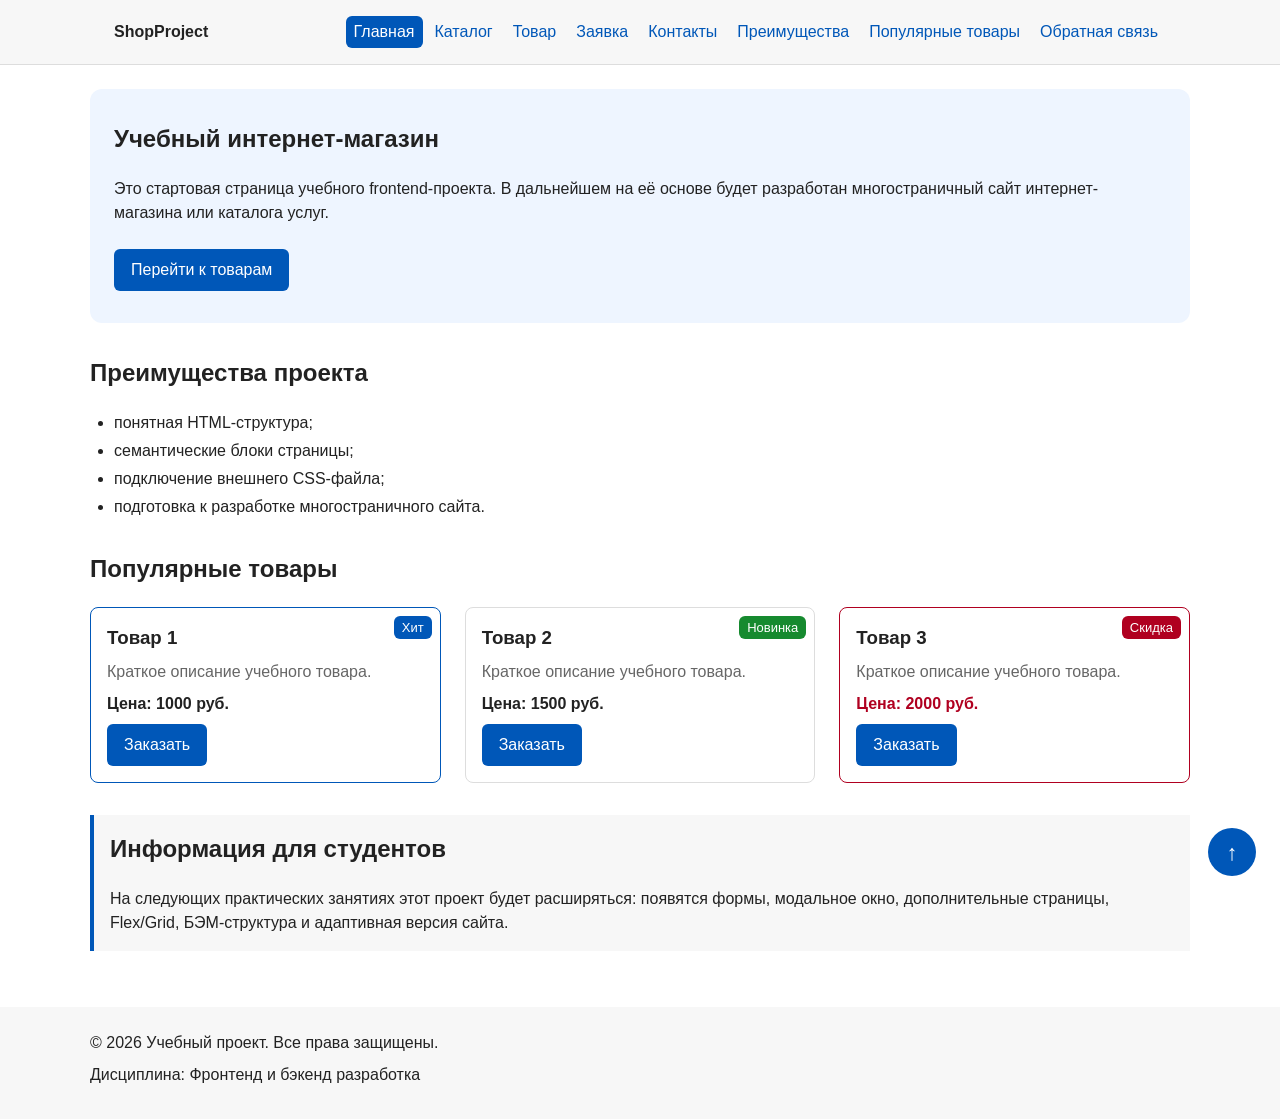
<file: index.html>
<!DOCTYPE html>
<html lang="ru">
<head>
  <meta charset="UTF-8">
  <meta name="viewport" content="width=device-width, initial-scale=1.0">
  <meta name="description" content="Главная страница учебного интернет-магазина: преимущества, популярные товары и форма заявки.">
  <title>Главная — Учебный интернет-магазин</title>
  <link rel="stylesheet" href="css/style.css">
  <script src="js/main.js" defer></script>
</head>
<body>
  <header class="site-header">
    <div class="site-header__inner">
      <a class="site-header__logo" href="index.html">ShopProject</a>

      <nav class="site-nav" aria-label="Основная навигация">
        <ul class="site-nav__list">
        <li class="site-nav__item">
          <a class="site-nav__link site-nav__link--active" href="index.html" aria-current="page">Главная</a>
        </li>
        <li class="site-nav__item">
          <a class="site-nav__link" href="catalog.html">Каталог</a>
        </li>
        <li class="site-nav__item">
          <a class="site-nav__link" href="product.html">Товар</a>
        </li>
        <li class="site-nav__item">
          <a class="site-nav__link" href="order.html">Заявка</a>
        </li>
        <li class="site-nav__item">
          <a class="site-nav__link" href="contacts.html">Контакты</a>
        </li>
        <li class="site-nav__item">
          <a class="site-nav__link" href="index.html#advantages">Преимущества</a>
        </li>
        <li class="site-nav__item">
          <a class="site-nav__link" href="index.html#popular">Популярные товары</a>
        </li>
        <li class="site-nav__item">
          <a class="site-nav__link" href="index.html#contacts">Обратная связь</a>
        </li>
        </ul>
      </nav>
    </div>
  </header>

  <main>
    <section class="hero">
      <h1 class="hero__title">Учебный интернет-магазин</h1>
      <p class="hero__text">
        Это стартовая страница учебного frontend-проекта.
        В дальнейшем на её основе будет разработан многостраничный сайт
        интернет-магазина или каталога услуг.
      </p>
      <a class="button button--primary hero__button" href="#popular">Перейти к товарам</a>
    </section>

    <section class="section" id="advantages">
      <h2 class="section__title">Преимущества проекта</h2>

      <ul class="advantages-list">
        <li class="advantages-list__item">понятная HTML-структура;</li>
        <li class="advantages-list__item">семантические блоки страницы;</li>
        <li class="advantages-list__item">подключение внешнего CSS-файла;</li>
        <li class="advantages-list__item">подготовка к разработке многостраничного сайта.</li>
      </ul>
    </section>

    <section class="section" id="popular">
      <h2 class="section__title">Популярные товары</h2>

      <div class="products-grid">
        <article class="product-card product-card--featured">
          <span class="product-card__badge">Хит</span>
          <h3 class="product-card__title">Товар 1</h3>
          <p class="product-card__description">Краткое описание учебного товара.</p>
          <p class="product-card__price">Цена: 1000 руб.</p>
          <button class="button button--primary product-card__button" type="button" data-product="Товар 1">
            Заказать
          </button>
        </article>

        <article class="product-card">
          <span class="product-card__badge product-card__badge--new">Новинка</span>
          <h3 class="product-card__title">Товар 2</h3>
          <p class="product-card__description">Краткое описание учебного товара.</p>
          <p class="product-card__price">Цена: 1500 руб.</p>
          <button class="button button--primary product-card__button" type="button" data-product="Товар 2">
            Заказать
          </button>
        </article>

        <article class="product-card product-card--discount">
          <span class="product-card__badge product-card__badge--discount">Скидка</span>
          <h3 class="product-card__title">Товар 3</h3>
          <p class="product-card__description">Краткое описание учебного товара.</p>
          <p class="product-card__price">Цена: 2000 руб.</p>
          <button class="button button--primary product-card__button" type="button" data-product="Товар 3">
            Заказать
          </button>
        </article>
      </div>
    </section>

    <aside class="aside-info">
      <h2 class="aside-info__title">Информация для студентов</h2>
      <p class="aside-info__text">
        На следующих практических занятиях этот проект будет расширяться:
        появятся формы, модальное окно, дополнительные страницы, Flex/Grid,
        БЭМ-структура и адаптивная версия сайта.
      </p>
    </aside>
  </main>

  <footer class="site-footer" id="contacts">
    <p class="site-footer__text">&copy; 2026 Учебный проект. Все права защищены.</p>
    <p class="site-footer__text">Дисциплина: Фронтенд и бэкенд разработка</p>
  </footer>

  <dialog class="order-dialog" id="order-dialog" aria-labelledby="order-dialog-title">
    <h2 class="order-dialog__title" id="order-dialog-title">Оформление заявки</h2>

    <form class="order-form" id="order-form" action="#" method="post" novalidate>
      <input id="selected-product" name="selected-product" type="hidden">

      <div class="order-form__field">
        <label class="order-form__label" for="order-name">Имя</label>
        <input
          class="order-form__input"
          id="order-name"
          name="name"
          type="text"
          placeholder="Введите ваше имя"
          minlength="2"
          autocomplete="given-name"
          required
        >
      </div>

      <div class="order-form__field">
        <label class="order-form__label" for="order-email">E-mail</label>
        <input
          class="order-form__input"
          id="order-email"
          name="email"
          type="email"
          placeholder="example@mail.ru"
          autocomplete="email"
          required
        >
      </div>

      <div class="order-form__field">
        <label class="order-form__label" for="order-phone">Телефон</label>
        <input
          class="order-form__input"
          id="order-phone"
          name="phone"
          type="tel"
          inputmode="tel"
          placeholder="+7 (900) 000-00-00"
          pattern="^\+7 \(\d{3}\) \d{3}-\d{2}-\d{2}$"
          required
        >
        <small class="order-form__hint">Формат: +7 (900) 000-00-00</small>
      </div>

      <div class="order-form__field">
        <label class="order-form__label" for="order-date">Дата связи</label>
        <input
          class="order-form__input"
          id="order-date"
          name="date"
          type="date"
        >
      </div>

      <div class="order-form__field">
        <label class="order-form__label" for="order-topic">Тема заявки</label>
        <select class="order-form__select" id="order-topic" name="topic" required>
          <option value="">Выберите тему</option>
          <option value="product">Заказ товара</option>
          <option value="consultation">Консультация</option>
          <option value="delivery">Доставка</option>
        </select>
      </div>

      <div class="order-form__field">
        <label class="order-form__label" for="order-comment">Комментарий</label>
        <textarea
          class="order-form__textarea"
          id="order-comment"
          name="comment"
          rows="4"
          placeholder="Укажите дополнительную информацию"
        ></textarea>
      </div>

      <div class="order-form__field order-form__field--checkbox">
        <input
          class="order-form__checkbox"
          id="order-agreement"
          name="agreement"
          type="checkbox"
          required
        >
        <label class="order-form__checkbox-label" for="order-agreement">
          Я согласен на обработку данных
        </label>
      </div>

      <div class="order-form__actions">
        <button class="button button--secondary" type="button" id="close-order-dialog">Закрыть</button>
        <button class="button button--primary" type="submit">Отправить заявку</button>
      </div>
    </form>
  </dialog>

  <p class="success-message" id="success-message" hidden>
    Форма успешно отправлена!
  </p>
  <a class="to-top" href="#" aria-label="Наверх">↑</a>
</body>
</html>
</file>
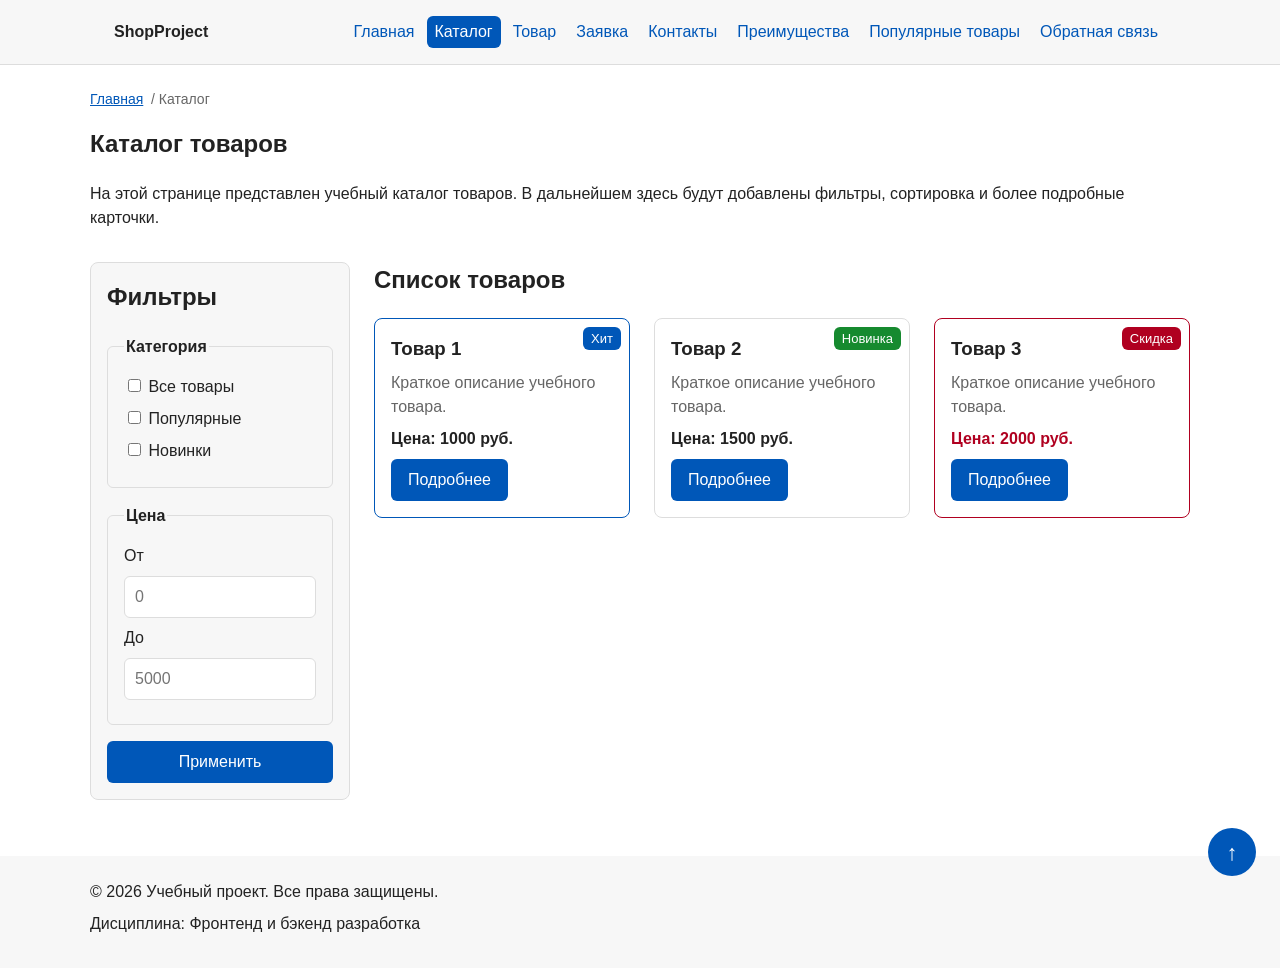
<file: catalog.html>
<!DOCTYPE html>
<html lang="ru">
<head>
  <meta charset="UTF-8">
  <meta name="viewport" content="width=device-width, initial-scale=1.0">
  <meta name="description" content="Каталог товаров учебного интернет-магазина.">
  <title>Каталог товаров — Учебный интернет-магазин</title>
  <link rel="stylesheet" href="css/style.css">
</head>
<body>
  <header class="site-header">
    <div class="site-header__inner">
      <a class="site-header__logo" href="index.html">ShopProject</a>

      <nav class="site-nav" aria-label="Основная навигация">
        <ul class="site-nav__list">
        <li class="site-nav__item">
          <a class="site-nav__link" href="index.html">Главная</a>
        </li>
        <li class="site-nav__item">
          <a class="site-nav__link site-nav__link--active" href="catalog.html" aria-current="page">Каталог</a>
        </li>
        <li class="site-nav__item">
          <a class="site-nav__link" href="product.html">Товар</a>
        </li>
        <li class="site-nav__item">
          <a class="site-nav__link" href="order.html">Заявка</a>
        </li>
        <li class="site-nav__item">
          <a class="site-nav__link" href="contacts.html">Контакты</a>
        </li>
        <li class="site-nav__item">
          <a class="site-nav__link" href="index.html#advantages">Преимущества</a>
        </li>
        <li class="site-nav__item">
          <a class="site-nav__link" href="index.html#popular">Популярные товары</a>
        </li>
        <li class="site-nav__item">
          <a class="site-nav__link" href="index.html#contacts">Обратная связь</a>
        </li>
        </ul>
      </nav>
    </div>
  </header>

  <main>
    <nav class="breadcrumbs" aria-label="Хлебные крошки">
      <a class="breadcrumbs__link" href="index.html">Главная</a>
      <span class="breadcrumbs__current">Каталог</span>
    </nav>

    <section class="section">
      <h1 class="section__title">Каталог товаров</h1>
      <p class="section__text">
        На этой странице представлен учебный каталог товаров.
        В дальнейшем здесь будут добавлены фильтры, сортировка и более
        подробные карточки.
      </p>
    </section>

    <section class="catalog-layout">
      <aside class="catalog-filters">
        <h2 class="catalog-filters__title">Фильтры</h2>

        <form class="filters-form" action="#" method="get">
          <fieldset class="filters-form__group">
            <legend class="filters-form__legend">Категория</legend>

            <label class="filters-form__label">
              <input class="filters-form__checkbox" type="checkbox" name="category" value="all">
              Все товары
            </label>

            <label class="filters-form__label">
              <input class="filters-form__checkbox" type="checkbox" name="category" value="popular">
              Популярные
            </label>

            <label class="filters-form__label">
              <input class="filters-form__checkbox" type="checkbox" name="category" value="new">
              Новинки
            </label>
          </fieldset>

          <fieldset class="filters-form__group">
            <legend class="filters-form__legend">Цена</legend>

            <label class="filters-form__label" for="price-from">От</label>
            <input class="filters-form__input" id="price-from" name="price-from" type="number" min="0" placeholder="0">

            <label class="filters-form__label" for="price-to">До</label>
            <input class="filters-form__input" id="price-to" name="price-to" type="number" min="0" placeholder="5000">
          </fieldset>

          <button class="button button--primary" type="submit">Применить</button>
        </form>
      </aside>

      <section class="catalog-products">
        <h2 class="catalog-products__title">Список товаров</h2>

        <div class="products-grid">
            <article class="product-card product-card--featured">
              <span class="product-card__badge">Хит</span>
              <h3 class="product-card__title">Товар 1</h3>
              <p class="product-card__description">Краткое описание учебного товара.</p>
              <p class="product-card__price">Цена: 1000 руб.</p>
              <a class="button button--primary product-card__button" href="product.html">Подробнее</a>
            </article>

            <article class="product-card">
              <span class="product-card__badge product-card__badge--new">Новинка</span>
              <h3 class="product-card__title">Товар 2</h3>
              <p class="product-card__description">Краткое описание учебного товара.</p>
              <p class="product-card__price">Цена: 1500 руб.</p>
              <a class="button button--primary product-card__button" href="product.html">Подробнее</a>
            </article>

            <article class="product-card product-card--discount">
              <span class="product-card__badge product-card__badge--discount">Скидка</span>
              <h3 class="product-card__title">Товар 3</h3>
              <p class="product-card__description">Краткое описание учебного товара.</p>
              <p class="product-card__price">Цена: 2000 руб.</p>
              <a class="button button--primary product-card__button" href="product.html">Подробнее</a>
            </article>
        </div>
      </section>
    </section>
  </main>

  <footer class="site-footer">
    <p class="site-footer__text">&copy; 2026 Учебный проект. Все права защищены.</p>
    <p class="site-footer__text">Дисциплина: Фронтенд и бэкенд разработка</p>
  </footer>
  <a class="to-top" href="#" aria-label="Наверх">↑</a>
</body>
</html>
</file>
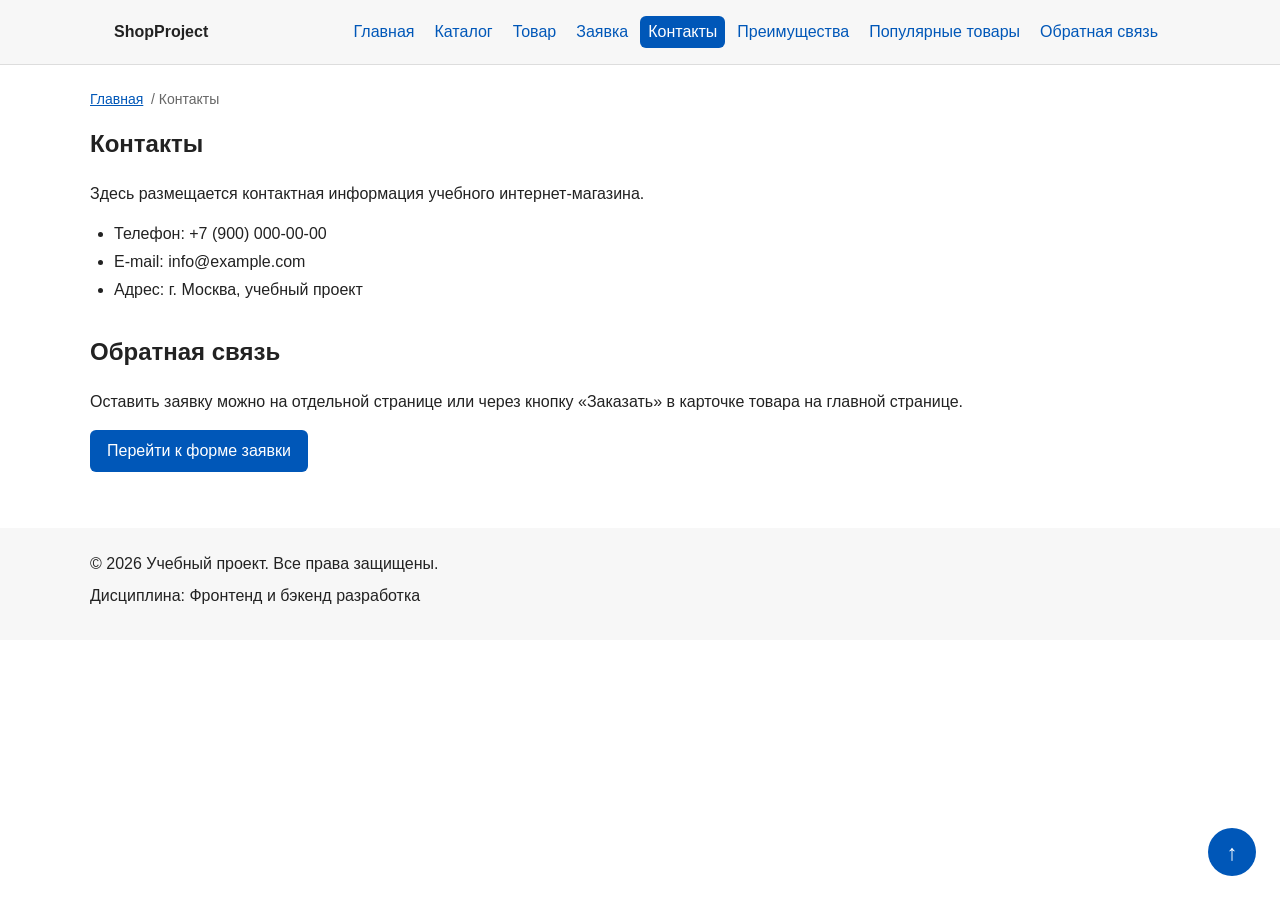
<file: contacts.html>
<!DOCTYPE html>
<html lang="ru">
<head>
  <meta charset="UTF-8">
  <meta name="viewport" content="width=device-width, initial-scale=1.0">
  <meta name="description" content="Контактная информация учебного интернет-магазина.">
  <title>Контакты — Учебный интернет-магазин</title>
  <link rel="stylesheet" href="css/style.css">
</head>
<body>
  <header class="site-header">
    <div class="site-header__inner">
      <a class="site-header__logo" href="index.html">ShopProject</a>

      <nav class="site-nav" aria-label="Основная навигация">
        <ul class="site-nav__list">
        <li class="site-nav__item">
          <a class="site-nav__link" href="index.html">Главная</a>
        </li>
        <li class="site-nav__item">
          <a class="site-nav__link" href="catalog.html">Каталог</a>
        </li>
        <li class="site-nav__item">
          <a class="site-nav__link" href="product.html">Товар</a>
        </li>
        <li class="site-nav__item">
          <a class="site-nav__link" href="order.html">Заявка</a>
        </li>
        <li class="site-nav__item">
          <a class="site-nav__link site-nav__link--active" href="contacts.html" aria-current="page">Контакты</a>
        </li>
        <li class="site-nav__item">
          <a class="site-nav__link" href="index.html#advantages">Преимущества</a>
        </li>
        <li class="site-nav__item">
          <a class="site-nav__link" href="index.html#popular">Популярные товары</a>
        </li>
        <li class="site-nav__item">
          <a class="site-nav__link" href="index.html#contacts">Обратная связь</a>
        </li>
        </ul>
      </nav>
    </div>
  </header>

  <main>
    <nav class="breadcrumbs" aria-label="Хлебные крошки">
      <a class="breadcrumbs__link" href="index.html">Главная</a>
      <span class="breadcrumbs__current">Контакты</span>
    </nav>

    <section class="section">
      <h1 class="section__title">Контакты</h1>
      <p class="section__text">
        Здесь размещается контактная информация учебного интернет-магазина.
      </p>
      <ul class="contacts-list">
        <li class="contacts-list__item">Телефон: +7 (900) 000-00-00</li>
        <li class="contacts-list__item">E-mail: info@example.com</li>
        <li class="contacts-list__item">Адрес: г. Москва, учебный проект</li>
      </ul>
    </section>

    <section class="section" id="feedback">
      <h2 class="section__title">Обратная связь</h2>
      <p class="section__text">
        Оставить заявку можно на отдельной странице или через кнопку
        «Заказать» в карточке товара на главной странице.
      </p>
      <a class="button button--primary" href="order.html">Перейти к форме заявки</a>
    </section>
  </main>

  <footer class="site-footer">
    <p class="site-footer__text">&copy; 2026 Учебный проект. Все права защищены.</p>
    <p class="site-footer__text">Дисциплина: Фронтенд и бэкенд разработка</p>
  </footer>
  <a class="to-top" href="#" aria-label="Наверх">↑</a>
</body>
</html>
</file>
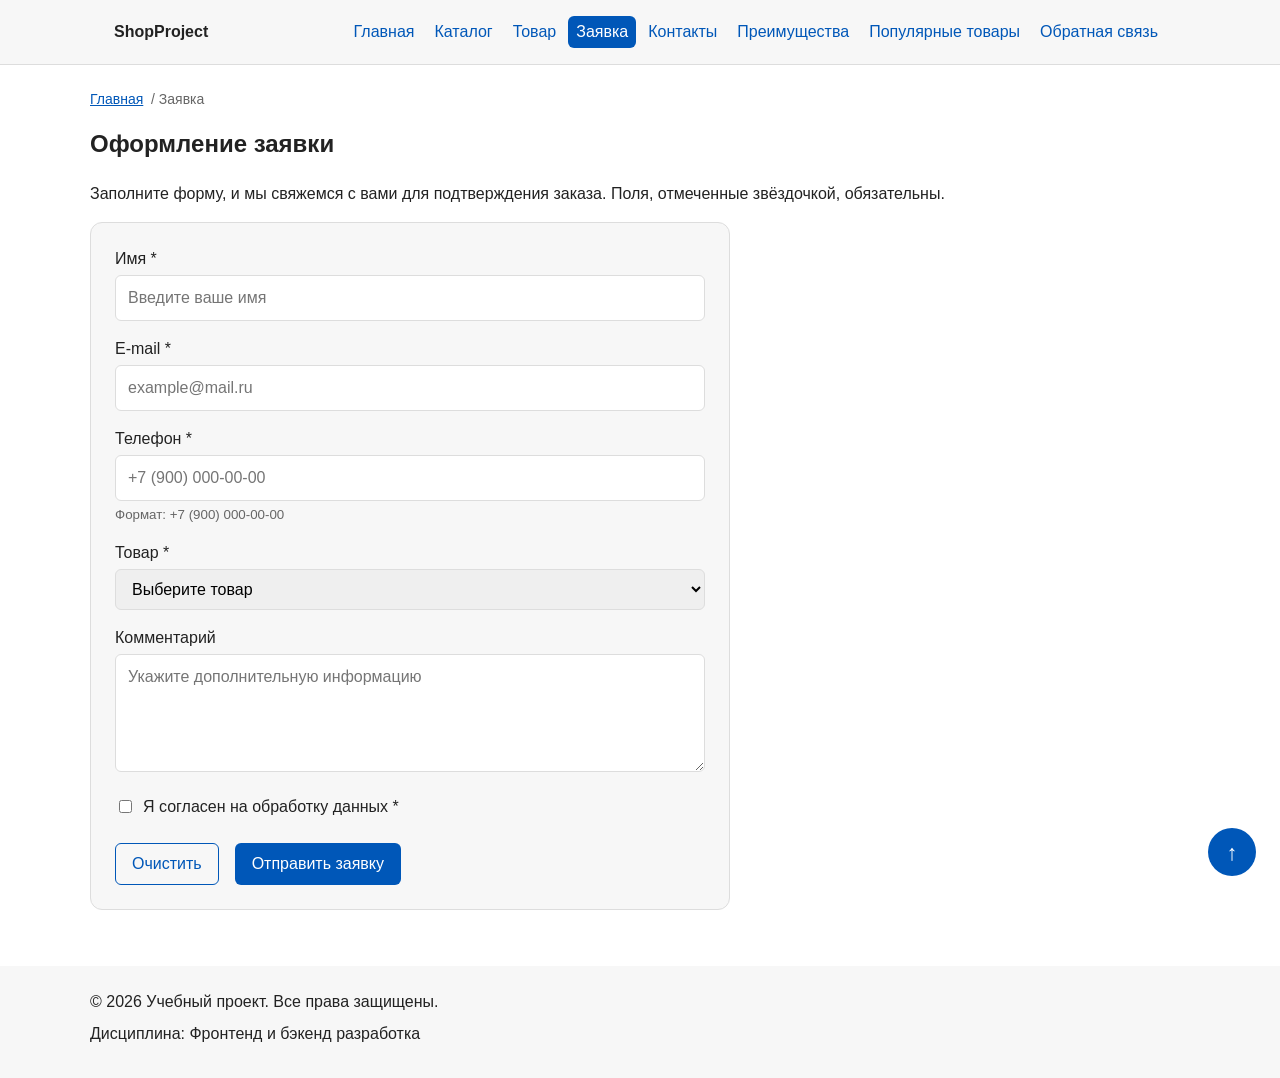
<file: order.html>
<!DOCTYPE html>
<html lang="ru">
<head>
  <meta charset="UTF-8">
  <meta name="viewport" content="width=device-width, initial-scale=1.0">
  <meta name="description" content="Форма оформления заявки на товар в учебном интернет-магазине.">
  <title>Оформление заявки — Учебный интернет-магазин</title>
  <link rel="stylesheet" href="css/style.css">
  <script src="js/main.js" defer></script>
</head>
<body>
  <header class="site-header">
    <div class="site-header__inner">
      <a class="site-header__logo" href="index.html">ShopProject</a>

      <nav class="site-nav" aria-label="Основная навигация">
        <ul class="site-nav__list">
        <li class="site-nav__item">
          <a class="site-nav__link" href="index.html">Главная</a>
        </li>
        <li class="site-nav__item">
          <a class="site-nav__link" href="catalog.html">Каталог</a>
        </li>
        <li class="site-nav__item">
          <a class="site-nav__link" href="product.html">Товар</a>
        </li>
        <li class="site-nav__item">
          <a class="site-nav__link site-nav__link--active" href="order.html" aria-current="page">Заявка</a>
        </li>
        <li class="site-nav__item">
          <a class="site-nav__link" href="contacts.html">Контакты</a>
        </li>
        <li class="site-nav__item">
          <a class="site-nav__link" href="index.html#advantages">Преимущества</a>
        </li>
        <li class="site-nav__item">
          <a class="site-nav__link" href="index.html#popular">Популярные товары</a>
        </li>
        <li class="site-nav__item">
          <a class="site-nav__link" href="index.html#contacts">Обратная связь</a>
        </li>
        </ul>
      </nav>
    </div>
  </header>

  <main>
    <nav class="breadcrumbs" aria-label="Хлебные крошки">
      <a class="breadcrumbs__link" href="index.html">Главная</a>
      <span class="breadcrumbs__current">Заявка</span>
    </nav>

    <section class="section">
      <h1 class="section__title">Оформление заявки</h1>
      <p class="section__text">
        Заполните форму, и мы свяжемся с вами для подтверждения заказа.
        Поля, отмеченные звёздочкой, обязательны.
      </p>

      <form class="order-form order-form--page" id="order-page-form" action="#" method="post" novalidate>
        <div class="order-form__field">
          <label class="order-form__label" for="page-name">Имя *</label>
          <input
            class="order-form__input"
            id="page-name"
            name="name"
            type="text"
            placeholder="Введите ваше имя"
            minlength="2"
            autocomplete="given-name"
            required
          >
        </div>

        <div class="order-form__field">
          <label class="order-form__label" for="page-email">E-mail *</label>
          <input
            class="order-form__input"
            id="page-email"
            name="email"
            type="email"
            placeholder="example@mail.ru"
            autocomplete="email"
            required
          >
        </div>

        <div class="order-form__field">
          <label class="order-form__label" for="page-phone">Телефон *</label>
          <input
            class="order-form__input"
            id="page-phone"
            name="phone"
            type="tel"
            inputmode="tel"
            placeholder="+7 (900) 000-00-00"
            pattern="^\+7 \(\d{3}\) \d{3}-\d{2}-\d{2}$"
            required
          >
          <small class="order-form__hint">Формат: +7 (900) 000-00-00</small>
        </div>

        <div class="order-form__field">
          <label class="order-form__label" for="page-product">Товар *</label>
          <select class="order-form__select" id="page-product" name="product" required>
            <option value="">Выберите товар</option>
            <option value="Товар 1">Товар 1 — 1000 руб.</option>
            <option value="Товар 2">Товар 2 — 1500 руб.</option>
            <option value="Товар 3">Товар 3 — 2000 руб.</option>
          </select>
        </div>

        <div class="order-form__field">
          <label class="order-form__label" for="page-comment">Комментарий</label>
          <textarea
            class="order-form__textarea"
            id="page-comment"
            name="comment"
            rows="4"
            placeholder="Укажите дополнительную информацию"
          ></textarea>
        </div>

        <div class="order-form__field order-form__field--checkbox">
          <input
            class="order-form__checkbox"
            id="page-agreement"
            name="agreement"
            type="checkbox"
            required
          >
          <label class="order-form__checkbox-label" for="page-agreement">
            Я согласен на обработку данных *
          </label>
        </div>

        <div class="order-form__actions">
          <button class="button button--secondary" type="reset">Очистить</button>
          <button class="button button--primary" type="submit">Отправить заявку</button>
        </div>
      </form>

      <p class="success-message" id="page-success-message" hidden>
        Заявка успешно отправлена! Мы свяжемся с вами в ближайшее время.
      </p>
    </section>
  </main>

  <footer class="site-footer">
    <p class="site-footer__text">&copy; 2026 Учебный проект. Все права защищены.</p>
    <p class="site-footer__text">Дисциплина: Фронтенд и бэкенд разработка</p>
  </footer>
  <a class="to-top" href="#" aria-label="Наверх">↑</a>
</body>
</html>
</file>
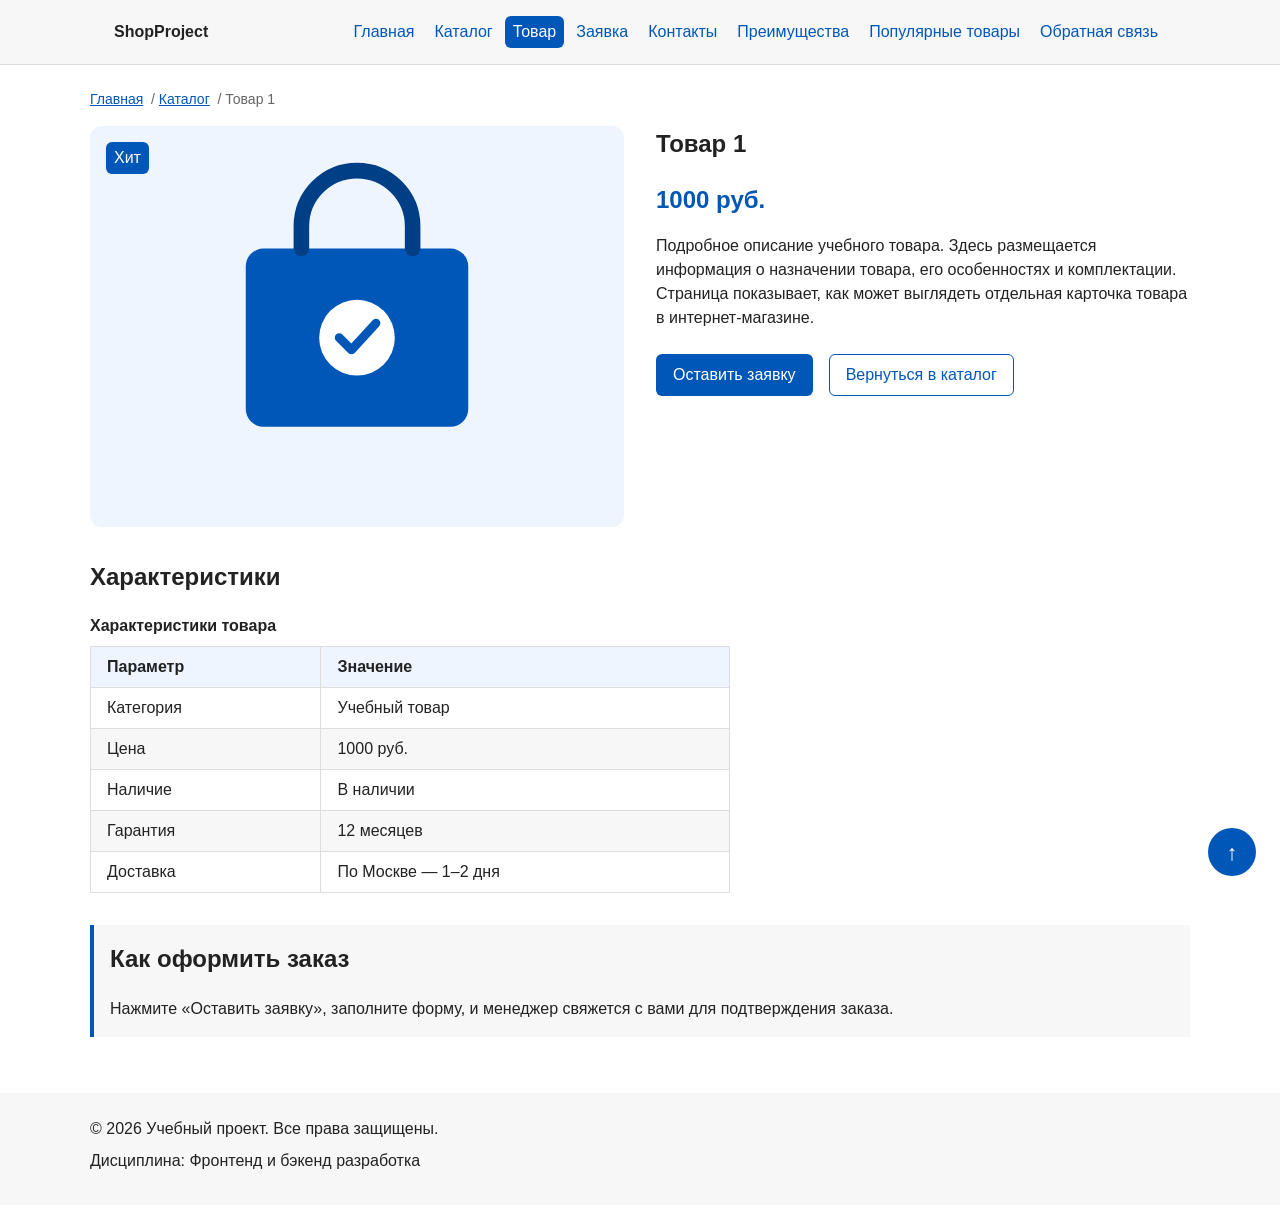
<file: product.html>
<!DOCTYPE html>
<html lang="ru">
<head>
  <meta charset="UTF-8">
  <meta name="viewport" content="width=device-width, initial-scale=1.0">
  <meta name="description" content="Подробная карточка товара 1: описание, характеристики и цена.">
  <title>Товар 1 — Учебный интернет-магазин</title>
  <link rel="stylesheet" href="css/style.css">
</head>
<body>
  <header class="site-header">
    <div class="site-header__inner">
      <a class="site-header__logo" href="index.html">ShopProject</a>

      <nav class="site-nav" aria-label="Основная навигация">
        <ul class="site-nav__list">
        <li class="site-nav__item">
          <a class="site-nav__link" href="index.html">Главная</a>
        </li>
        <li class="site-nav__item">
          <a class="site-nav__link" href="catalog.html">Каталог</a>
        </li>
        <li class="site-nav__item">
          <a class="site-nav__link site-nav__link--active" href="product.html" aria-current="page">Товар</a>
        </li>
        <li class="site-nav__item">
          <a class="site-nav__link" href="order.html">Заявка</a>
        </li>
        <li class="site-nav__item">
          <a class="site-nav__link" href="contacts.html">Контакты</a>
        </li>
        <li class="site-nav__item">
          <a class="site-nav__link" href="index.html#advantages">Преимущества</a>
        </li>
        <li class="site-nav__item">
          <a class="site-nav__link" href="index.html#popular">Популярные товары</a>
        </li>
        <li class="site-nav__item">
          <a class="site-nav__link" href="index.html#contacts">Обратная связь</a>
        </li>
        </ul>
      </nav>
    </div>
  </header>

  <main>
    <nav class="breadcrumbs" aria-label="Хлебные крошки">
      <a class="breadcrumbs__link" href="index.html">Главная</a>
      <a class="breadcrumbs__link breadcrumbs__link--middle" href="catalog.html">Каталог</a>
      <span class="breadcrumbs__current">Товар 1</span>
    </nav>

    <article class="product-details">
      <div class="product-details__media">
        <span class="product-details__badge">Хит</span>
        <img
          class="product-details__image"
          src="images/product-1.svg"
          alt="Изображение учебного товара 1"
          width="480"
          height="360"
        >
      </div>

      <div class="product-details__info">
        <h1 class="product-details__title">Товар 1</h1>
        <p class="product-details__price">1000 руб.</p>
        <p class="product-details__text">
          Подробное описание учебного товара. Здесь размещается информация
          о назначении товара, его особенностях и комплектации. Страница
          показывает, как может выглядеть отдельная карточка товара
          в интернет-магазине.
        </p>
        <div class="product-details__actions">
          <a class="button button--primary" href="order.html">Оставить заявку</a>
          <a class="button button--secondary" href="catalog.html">Вернуться в каталог</a>
        </div>
      </div>
    </article>

    <section class="section">
      <h2 class="section__title">Характеристики</h2>

      <table class="product-table">
        <caption class="product-table__caption">Характеристики товара</caption>
        <thead>
          <tr>
            <th class="product-table__head" scope="col">Параметр</th>
            <th class="product-table__head" scope="col">Значение</th>
          </tr>
        </thead>
        <tbody>
          <tr class="product-table__row">
            <td class="product-table__cell">Категория</td>
            <td class="product-table__cell">Учебный товар</td>
          </tr>
          <tr class="product-table__row">
            <td class="product-table__cell">Цена</td>
            <td class="product-table__cell">1000 руб.</td>
          </tr>
          <tr class="product-table__row">
            <td class="product-table__cell">Наличие</td>
            <td class="product-table__cell">В наличии</td>
          </tr>
          <tr class="product-table__row">
            <td class="product-table__cell">Гарантия</td>
            <td class="product-table__cell">12 месяцев</td>
          </tr>
          <tr class="product-table__row">
            <td class="product-table__cell">Доставка</td>
            <td class="product-table__cell">По Москве — 1–2 дня</td>
          </tr>
        </tbody>
      </table>
    </section>

    <aside class="aside-info">
      <h2 class="aside-info__title">Как оформить заказ</h2>
      <p class="aside-info__text">
        Нажмите «Оставить заявку», заполните форму, и менеджер свяжется
        с вами для подтверждения заказа.
      </p>
    </aside>
  </main>

  <footer class="site-footer">
    <p class="site-footer__text">&copy; 2026 Учебный проект. Все права защищены.</p>
    <p class="site-footer__text">Дисциплина: Фронтенд и бэкенд разработка</p>
  </footer>
  <a class="to-top" href="#" aria-label="Наверх">↑</a>
</body>
</html>
</file>
<file: css/style.css>
/* ===============================
   1. Переменные проекта
   =============================== */

:root {
  /* Основные цвета проекта */
  --color-bg: #ffffff;
  --color-text: #222222;
  --color-muted: #666666;
  --color-primary: #0057b8;
  --color-primary-dark: #003f86;
  --color-border: #dddddd;
  --color-surface: #f7f7f7;
  --color-surface-accent: #eef5ff;
  --color-danger: #b00020;
  --color-success: #168a2f;
  --color-success-bg: #eefaf0;
  --color-white: #ffffff;

  /* Отступы */
  --space-xs: 4px;
  --space-sm: 8px;
  --space-md: 16px;
  --space-lg: 24px;
  --space-xl: 32px;

  /* Скругления */
  --radius-sm: 6px;
  --radius-md: 8px;
  --radius-lg: 12px;

  /* Размеры */
  --container-width: 1100px;
}

/* ===============================
   2. Базовые стили
   =============================== */

* {
  box-sizing: border-box;
}

html {
  scroll-behavior: smooth;
}

body {
  margin: 0;
  font-family: Arial, sans-serif;
  line-height: 1.5;
  color: var(--color-text);
  background-color: var(--color-bg);
}

main {
  padding: var(--space-lg);
}

a {
  color: var(--color-primary);
}

a:hover {
  color: var(--color-primary-dark);
}

a:focus-visible {
  outline: 2px solid var(--color-primary);
  outline-offset: 3px;
}

/* Отступ при переходе по якорю, чтобы раздел не прятался под sticky-шапкой */
[id] {
  scroll-margin-top: 120px;
}

/* Подсветка раздела, к которому выполнен переход по якорю */
:target {
  outline: 2px dashed var(--color-primary);
  outline-offset: 4px;
}

/* ===============================
   3. Общие элементы интерфейса
   =============================== */

/* Блок button */

.button {
  display: inline-block;
  padding: var(--space-sm) var(--space-md);
  border: 1px solid transparent;
  border-radius: var(--radius-sm);
  font: inherit;
  text-decoration: none;
  cursor: pointer;
}

.button--primary {
  color: var(--color-white);
  background-color: var(--color-primary);
}

.button--primary:hover {
  color: var(--color-white);
  background-color: var(--color-primary-dark);
}

.button--secondary {
  color: var(--color-primary);
  background-color: transparent;
  border-color: var(--color-primary);
}

.button--secondary:hover {
  color: var(--color-white);
  background-color: var(--color-primary);
}

.button:focus-visible {
  outline: 2px solid var(--color-primary);
  outline-offset: 3px;
}

.button:disabled,
.button--disabled {
  opacity: 0.6;
  cursor: not-allowed;
}

/* Блок section — универсальный раздел страницы */

.section {
  max-width: var(--container-width);
  margin: 0 auto var(--space-xl);
}

.section__title {
  margin-top: 0;
}

.section__text {
  margin: 0 0 var(--space-md);
}

/* ===============================
   4. Компоненты страницы
   =============================== */

/* Блок site-header */

.site-header {
  position: sticky;
  top: 0;
  z-index: 10;
  background-color: var(--color-surface);
  border-bottom: 1px solid var(--color-border);
}

.site-header__inner {
  max-width: var(--container-width);
  margin: 0 auto;
  padding: var(--space-md) var(--space-lg);
  display: flex;
  flex-wrap: wrap;
  justify-content: space-between;
  align-items: center;
  gap: var(--space-md);
}

.site-header__logo {
  font-weight: 700;
  color: var(--color-text);
  text-decoration: none;
}

/* Блок site-nav */

.site-nav__list {
  display: flex;
  flex-wrap: wrap;
  justify-content: center;
  align-items: center;
  gap: var(--space-xs);
  padding: 0;
  margin: 0;
  list-style: none;
}

.site-nav__link {
  display: inline-block;
  padding: var(--space-xs) var(--space-sm);
  color: var(--color-primary);
  text-decoration: none;
  border-radius: var(--radius-sm);
}

.site-nav__link:hover {
  color: var(--color-white);
  background-color: var(--color-primary);
}

.site-nav__link:focus-visible {
  outline: 2px solid var(--color-primary);
  outline-offset: 3px;
}

.site-nav__link--active {
  color: var(--color-white);
  background-color: var(--color-primary);
}

/* Блок breadcrumbs */

.breadcrumbs {
  max-width: var(--container-width);
  margin: 0 auto var(--space-md);
  font-size: 14px;
  color: var(--color-muted);
}

.breadcrumbs__link {
  color: var(--color-primary);
}

.breadcrumbs__link--middle::before,
.breadcrumbs__current::before {
  content: " / ";
  display: inline-block;
  white-space: pre;
  color: var(--color-muted);
}

/* Блок hero */

.hero {
  max-width: var(--container-width);
  margin: 0 auto var(--space-xl);
  padding: var(--space-xl) var(--space-lg);
  background-color: var(--color-surface-accent);
  border-radius: var(--radius-lg);
}

.hero__title {
  margin-top: 0;
}

.hero__text {
  margin: 0 0 var(--space-lg);
}

/* Блок advantages-list */

.advantages-list {
  margin: 0;
  padding-left: var(--space-lg);
}

.advantages-list__item {
  margin-bottom: var(--space-xs);
}

/* Блок products-grid */

.products-grid {
  display: grid;
  grid-template-columns: repeat(3, 1fr);
  gap: var(--space-lg);
}

/* Блок product-card */

.product-card {
  position: relative;
  display: flex;
  flex-direction: column;
  gap: var(--space-sm);
  padding: var(--space-md);
  border: 1px solid var(--color-border);
  border-radius: var(--radius-md);
  background-color: var(--color-bg);
}

.product-card:hover {
  border-color: var(--color-primary);
}

.product-card--featured {
  border-color: var(--color-primary);
}

.product-card--discount {
  border-color: var(--color-danger);
}

.product-card__badge {
  position: absolute;
  top: var(--space-sm);
  right: var(--space-sm);
  padding: 2px var(--space-sm);
  font-size: 13px;
  color: var(--color-white);
  background-color: var(--color-primary);
  border-radius: var(--radius-sm);
}

.product-card__badge--new {
  background-color: var(--color-success);
}

.product-card__badge--discount {
  background-color: var(--color-danger);
}

.product-card__title {
  margin: 0;
  padding-right: 80px;
  color: var(--color-text);
}

.product-card__description {
  margin: 0;
  color: var(--color-muted);
}

.product-card__price {
  margin: 0;
  font-weight: 700;
}

.product-card--discount .product-card__price {
  color: var(--color-danger);
}

.product-card__button {
  margin-top: auto;
  align-self: flex-start;
}

/* Блок catalog-layout */

.catalog-layout {
  max-width: var(--container-width);
  margin: 0 auto var(--space-xl);
  display: grid;
  grid-template-columns: 260px 1fr;
  grid-template-areas: "filters products";
  gap: var(--space-lg);
}

/* Блок catalog-filters */

.catalog-filters {
  grid-area: filters;
  align-self: start;
  position: sticky;
  top: 120px;
  padding: var(--space-md);
  border: 1px solid var(--color-border);
  border-radius: var(--radius-md);
  background-color: var(--color-surface);
}

.catalog-filters__title {
  margin-top: 0;
}

/* Блок catalog-products */

.catalog-products {
  grid-area: products;
}

.catalog-products__title {
  margin-top: 0;
}

/* Блок filters-form */

.filters-form {
  display: grid;
  gap: var(--space-md);
}

.filters-form__group {
  margin: 0;
  padding: var(--space-md);
  border: 1px solid var(--color-border);
  border-radius: var(--radius-sm);
}

.filters-form__legend {
  font-weight: 700;
}

.filters-form__label {
  display: block;
  margin-bottom: var(--space-sm);
}

.filters-form__input {
  width: 100%;
  margin-bottom: var(--space-sm);
  padding: 8px 10px;
  border: 1px solid var(--color-border);
  border-radius: var(--radius-sm);
  font: inherit;
}

.filters-form__input:hover {
  border-color: var(--color-primary);
}

.filters-form__input:focus-visible,
.filters-form__checkbox:focus-visible {
  outline: 2px solid var(--color-primary);
  outline-offset: 3px;
}

/* Блок contacts-list */

.contacts-list {
  margin: 0;
  padding-left: var(--space-lg);
}

.contacts-list__item {
  margin-bottom: var(--space-xs);
}

/* Блок product-details — страница товара */

.product-details {
  max-width: var(--container-width);
  margin: 0 auto var(--space-xl);
  display: grid;
  grid-template-columns: 1fr 1fr;
  gap: var(--space-xl);
  align-items: start;
}

.product-details__media {
  position: relative;
}

.product-details__image {
  display: block;
  width: 100%;
  height: auto;
  border-radius: var(--radius-lg);
}

.product-details__badge {
  position: absolute;
  top: var(--space-md);
  left: var(--space-md);
  padding: var(--space-xs) var(--space-sm);
  color: var(--color-white);
  background-color: var(--color-primary);
  border-radius: var(--radius-sm);
}

.product-details__title {
  margin-top: 0;
}

.product-details__price {
  margin: 0 0 var(--space-md);
  font-size: 24px;
  font-weight: 700;
  color: var(--color-primary);
}

.product-details__text {
  margin: 0 0 var(--space-lg);
}

.product-details__actions {
  display: flex;
  flex-wrap: wrap;
  gap: var(--space-md);
}

/* Блок product-table */

.product-table {
  width: 100%;
  max-width: 640px;
  border-collapse: collapse;
}

.product-table__caption {
  margin-bottom: var(--space-sm);
  font-weight: 700;
  text-align: left;
}

.product-table__head,
.product-table__cell {
  padding: var(--space-sm) var(--space-md);
  border: 1px solid var(--color-border);
  text-align: left;
}

.product-table__head {
  background-color: var(--color-surface-accent);
}

.product-table__row:nth-child(even) {
  background-color: var(--color-surface);
}

/* Блок to-top — фиксированная кнопка «Наверх» */

.to-top {
  position: fixed;
  right: var(--space-lg);
  bottom: var(--space-lg);
  z-index: 20;
  display: flex;
  justify-content: center;
  align-items: center;
  width: 48px;
  height: 48px;
  font-size: 22px;
  color: var(--color-white);
  background-color: var(--color-primary);
  border-radius: 50%;
  text-decoration: none;
}

.to-top:hover {
  color: var(--color-white);
  background-color: var(--color-primary-dark);
}

.to-top:focus-visible {
  outline: 2px solid var(--color-primary-dark);
  outline-offset: 3px;
}

/* Блок aside-info */

.aside-info {
  max-width: var(--container-width);
  margin: 0 auto var(--space-xl);
  padding: var(--space-md);
  border-left: 4px solid var(--color-primary);
  background-color: var(--color-surface);
}

.aside-info__title {
  margin-top: 0;
}

.aside-info__text {
  margin: 0;
}

/* Блок site-footer */

.site-footer {
  padding: var(--space-lg);
  background-color: var(--color-surface);
}

.site-footer__text {
  max-width: var(--container-width);
  margin: 0 auto var(--space-sm);
}

/* ===============================
   5. Форма и модальное окно
   =============================== */

/* Блок order-dialog */

.order-dialog {
  z-index: 30;
  width: min(100% - 32px, 560px);
  padding: var(--space-lg);
  border: none;
  border-radius: var(--radius-lg);
}

.order-dialog::backdrop {
  background-color: rgba(0, 0, 0, 0.5);
}

.order-dialog__title {
  margin-top: 0;
}

/* Блок order-form */

.order-form__field {
  margin-bottom: var(--space-md);
}

.order-form--page {
  max-width: 640px;
  padding: var(--space-lg);
  border: 1px solid var(--color-border);
  border-radius: var(--radius-lg);
  background-color: var(--color-surface);
}

.order-form__field--checkbox {
  display: flex;
  align-items: center;
  gap: var(--space-sm);
}

.order-form__label {
  display: block;
  margin-bottom: var(--space-xs);
}

.order-form__input,
.order-form__select,
.order-form__textarea {
  width: 100%;
  padding: 10px 12px;
  border: 1px solid var(--color-border);
  border-radius: var(--radius-sm);
  font: inherit;
}

.order-form__input:hover,
.order-form__select:hover,
.order-form__textarea:hover {
  border-color: var(--color-primary);
}

.order-form__input:focus-visible,
.order-form__select:focus-visible,
.order-form__textarea:focus-visible,
.order-form__checkbox:focus-visible {
  outline: 2px solid var(--color-primary);
  outline-offset: 3px;
}

.order-form__hint {
  display: block;
  margin-top: var(--space-xs);
  color: var(--color-muted);
}

.order-form__actions {
  display: flex;
  gap: var(--space-md);
  margin-top: var(--space-lg);
}

/* Подсветка ошибочных полей (aria-invalid добавляется из js/main.js) */
[aria-invalid="true"] {
  border-color: var(--color-danger);
}

/* Блок success-message */

.success-message {
  max-width: var(--container-width);
  margin: var(--space-lg) auto;
  padding: var(--space-md);
  border-left: 4px solid var(--color-success);
  background-color: var(--color-success-bg);
}
</file>
